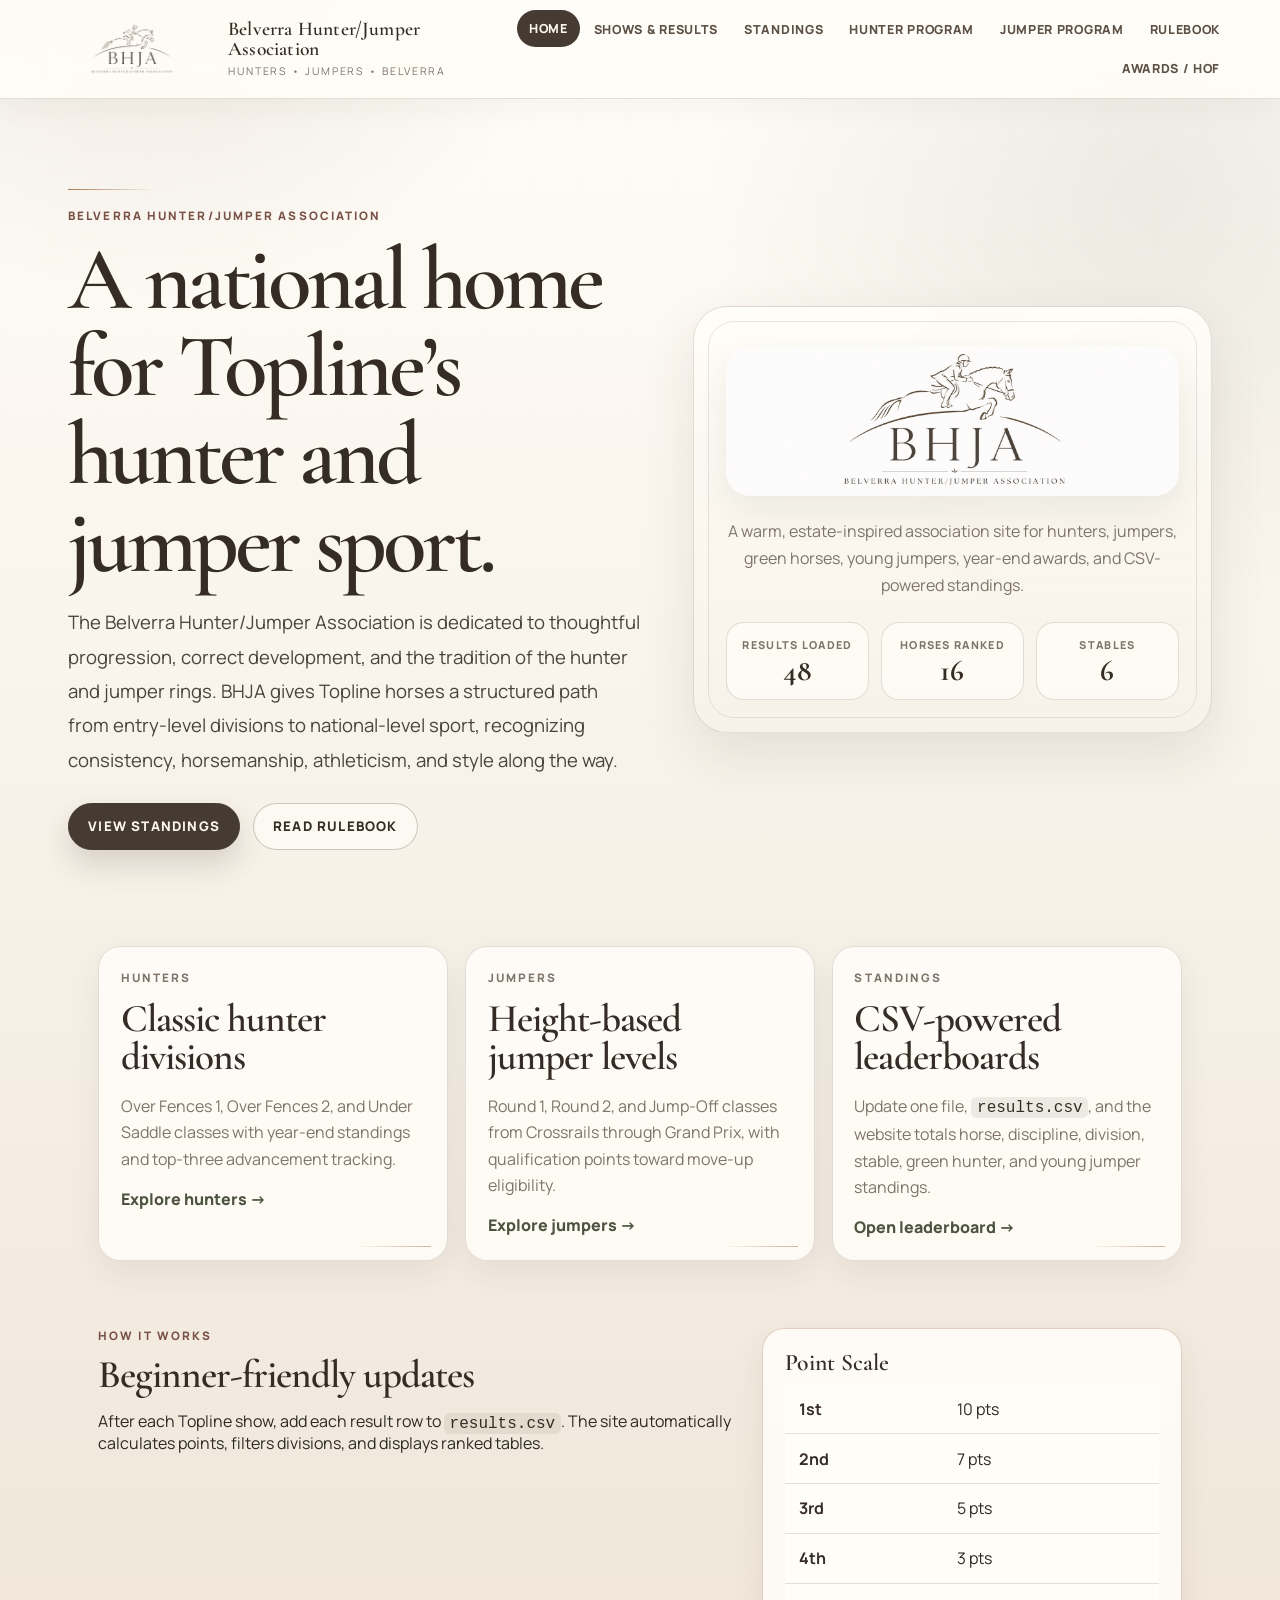
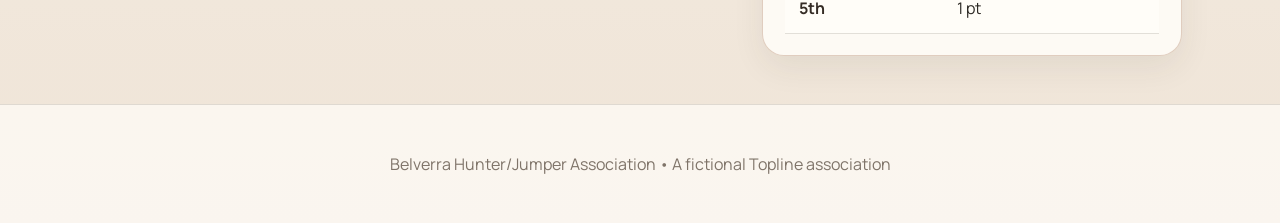
<file: index.html>
<!doctype html>
<html lang="en">
<head>
  <meta charset="utf-8" />
  <meta name="viewport" content="width=device-width, initial-scale=1" />
  <title>Belverra Hunter/Jumper Association</title>
  <meta name="description" content="The Belverra Hunter/Jumper Association is a Topline association dedicated to thoughtful progression, correct development, and the tradition of the hunter and jumper rings." />
  <link rel="stylesheet" href="style.css" />
</head>
<body>
  <header class="site-header">
    <a class="brand" href="index.html" aria-label="Belverra Hunter/Jumper Association home">
      <img class="brand-logo" src="assets/bhja-logo-transparent.png" alt="BHJA horse and rider logo" />
      <span class="brand-text">
        <strong>Belverra Hunter/Jumper Association</strong>
        <em>Hunters • Jumpers • Belverra</em>
      </span>
    </a>
    <button class="menu-toggle" data-menu-toggle aria-label="Open navigation">☰</button>
    <nav class="site-nav" data-nav>
      <a href="index.html" class="active">Home</a>
      <a href="shows.html">Shows & Results</a>
      <a href="standings.html">Standings</a>
      <a href="hunters.html">Hunter Program</a>
      <a href="jumpers.html">Jumper Program</a>
      <a href="rulebook.html">Rulebook</a>
      <a href="awards.html">Awards / HOF</a>
    </nav>
  </header>

  <main>
    <section class="hero">
      <div class="hero-copy">
        <p class="eyebrow">Belverra Hunter/Jumper Association</p>
        <h1>A national home for Topline’s hunter and jumper sport.</h1>
        <p class="hero-text">The Belverra Hunter/Jumper Association is dedicated to thoughtful progression, correct development, and the tradition of the hunter and jumper rings. BHJA gives Topline horses a structured path from entry-level divisions to national-level sport, recognizing consistency, horsemanship, athleticism, and style along the way.</p>
        <div class="hero-actions">
          <a class="button primary" href="standings.html">View Standings</a>
          <a class="button secondary" href="rulebook.html">Read Rulebook</a>
        </div>
      </div>
      <aside class="hero-card logo-card" aria-label="BHJA season summary">
        <img class="hero-logo" src="assets/bhja-logo-web.png" alt="Belverra Hunter/Jumper Association line-art logo" />
        <p class="logo-card-copy">A warm, estate-inspired association site for hunters, jumpers, green horses, young jumpers, year-end awards, and CSV-powered standings.</p>
        <dl class="season-stats" data-home-stats>
          <div><dt>Results Loaded</dt><dd>—</dd></div>
          <div><dt>Horses Ranked</dt><dd>—</dd></div>
          <div><dt>Stables</dt><dd>—</dd></div>
        </dl>
      </aside>
    </section>

    <section class="section-wrap grid three">
      <article class="card">
        <p class="card-kicker">Hunters</p>
        <h2>Classic hunter divisions</h2>
        <p>Over Fences 1, Over Fences 2, and Under Saddle classes with year-end standings and top-three advancement tracking.</p>
        <a href="hunters.html">Explore hunters →</a>
      </article>
      <article class="card">
        <p class="card-kicker">Jumpers</p>
        <h2>Height-based jumper levels</h2>
        <p>Round 1, Round 2, and Jump-Off classes from Crossrails through Grand Prix, with qualification points toward move-up eligibility.</p>
        <a href="jumpers.html">Explore jumpers →</a>
      </article>
      <article class="card">
        <p class="card-kicker">Standings</p>
        <h2>CSV-powered leaderboards</h2>
        <p>Update one file, <code>results.csv</code>, and the website totals horse, discipline, division, stable, green hunter, and young jumper standings.</p>
        <a href="standings.html">Open leaderboard →</a>
      </article>
    </section>

    <section class="section-wrap split">
      <div>
        <p class="eyebrow">How it works</p>
        <h2>Beginner-friendly updates</h2>
        <p>After each Topline show, add each result row to <code>results.csv</code>. The site automatically calculates points, filters divisions, and displays ranked tables.</p>
      </div>
      <div class="callout">
        <h3>Point Scale</h3>
        <table class="mini-table">
          <tbody>
            <tr><th>1st</th><td>10 pts</td></tr>
            <tr><th>2nd</th><td>7 pts</td></tr>
            <tr><th>3rd</th><td>5 pts</td></tr>
            <tr><th>4th</th><td>3 pts</td></tr>
            <tr><th>5th</th><td>1 pt</td></tr>
          </tbody>
        </table>
      </div>
    </section>
  </main>

  <footer class="site-footer">
    <p>Belverra Hunter/Jumper Association • A fictional Topline association</p>
  </footer>
  <script src="script.js"></script>
</body>
</html>
</file>
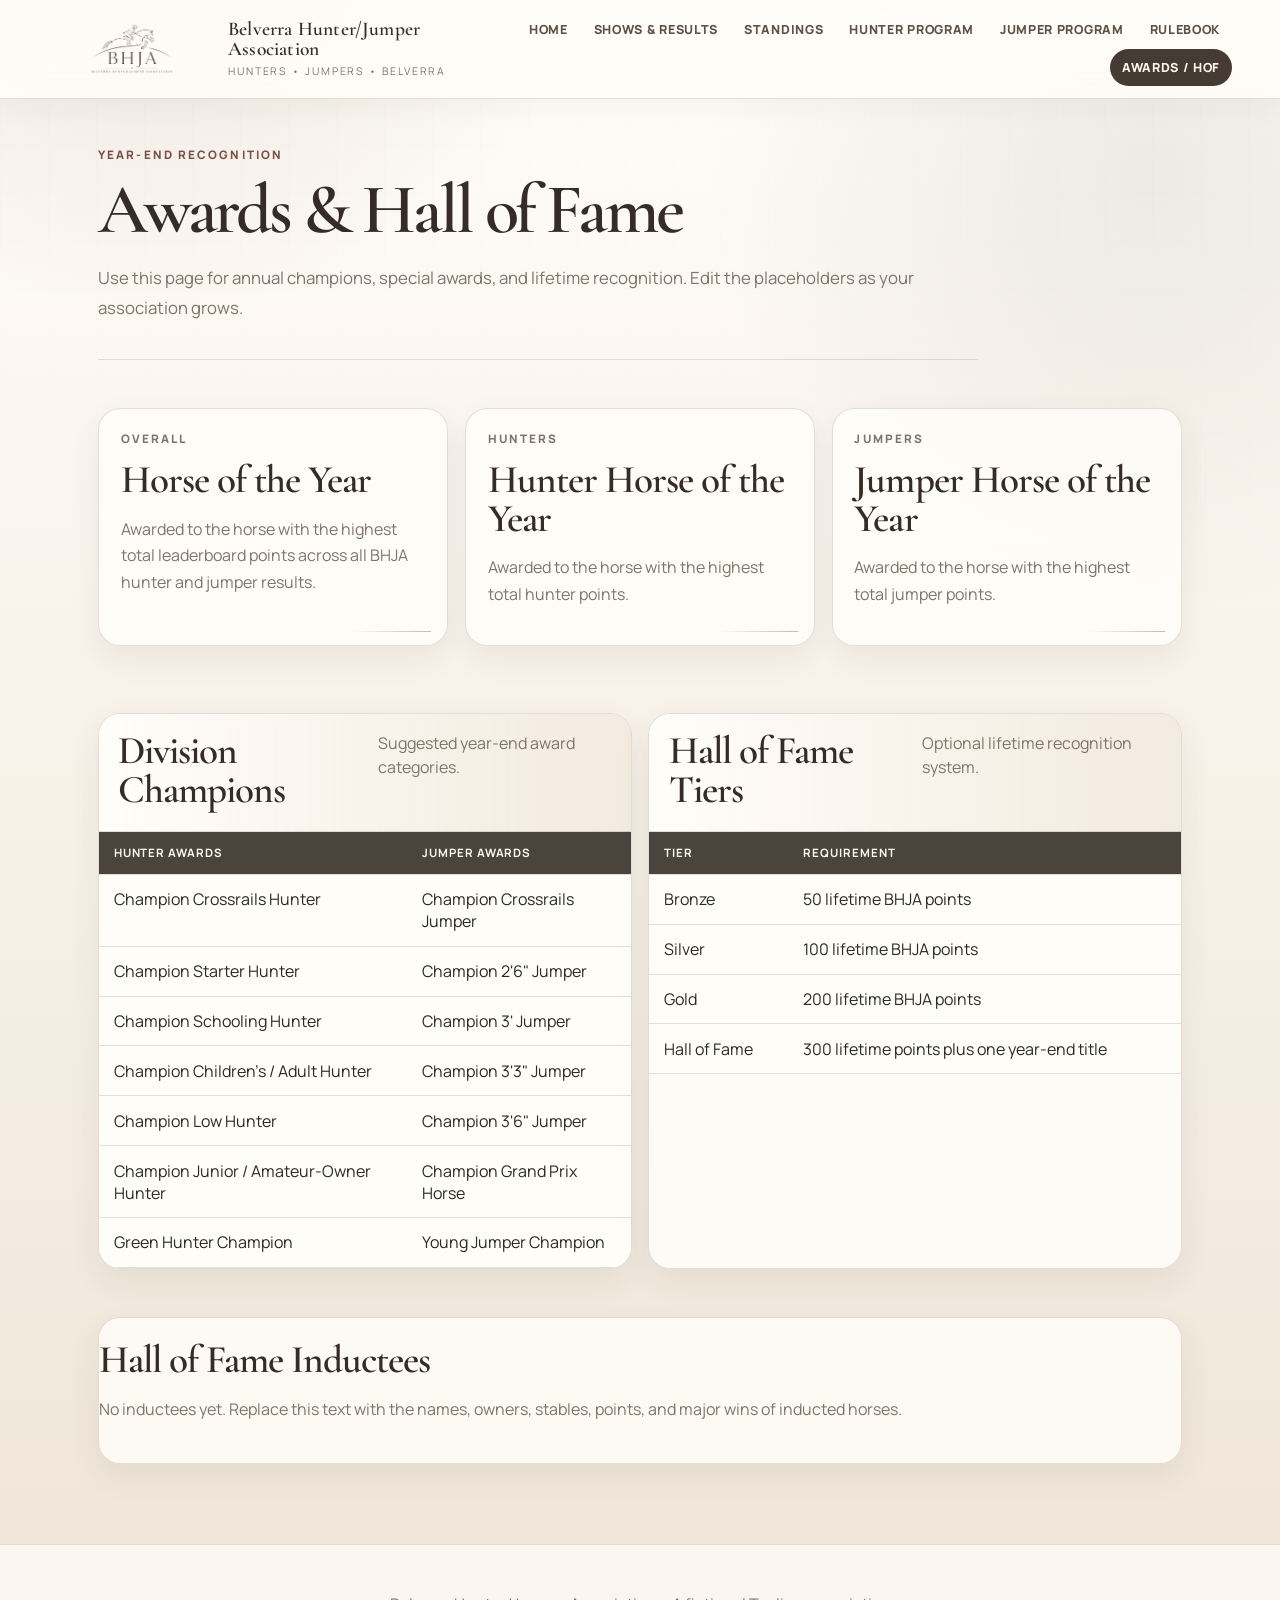
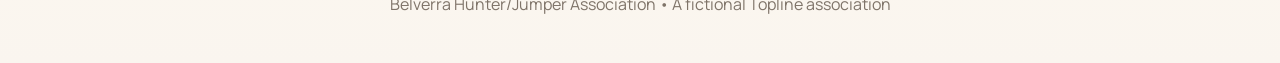
<file: awards.html>
<!doctype html>
<html lang="en">
<head>
  <meta charset="utf-8" />
  <meta name="viewport" content="width=device-width, initial-scale=1" />
  <title>Awards / Hall of Fame | BHJA</title>
  <link rel="stylesheet" href="style.css" />
</head>
<body>
  <header class="site-header">
    <a class="brand" href="index.html" aria-label="Belverra Hunter/Jumper Association home">
      <img class="brand-logo" src="assets/bhja-logo-transparent.png" alt="BHJA horse and rider logo" />
      <span class="brand-text">
        <strong>Belverra Hunter/Jumper Association</strong>
        <em>Hunters • Jumpers • Belverra</em>
      </span>
    </a>
    <button class="menu-toggle" data-menu-toggle aria-label="Open navigation">☰</button>
    <nav class="site-nav" data-nav>
      <a href="index.html">Home</a>
      <a href="shows.html">Shows & Results</a>
      <a href="standings.html">Standings</a>
      <a href="hunters.html">Hunter Program</a>
      <a href="jumpers.html">Jumper Program</a>
      <a href="rulebook.html">Rulebook</a>
      <a href="awards.html" class="active">Awards / HOF</a>
    </nav>
  </header>

  <main class="page-main">
    <section class="page-title">
      <p class="eyebrow">Year-end recognition</p>
      <h1>Awards & Hall of Fame</h1>
      <p>Use this page for annual champions, special awards, and lifetime recognition. Edit the placeholders as your association grows.</p>
    </section>

    <section class="section-wrap grid three">
      <article class="card"><p class="card-kicker">Overall</p><h2>Horse of the Year</h2><p>Awarded to the horse with the highest total leaderboard points across all BHJA hunter and jumper results.</p></article>
      <article class="card"><p class="card-kicker">Hunters</p><h2>Hunter Horse of the Year</h2><p>Awarded to the horse with the highest total hunter points.</p></article>
      <article class="card"><p class="card-kicker">Jumpers</p><h2>Jumper Horse of the Year</h2><p>Awarded to the horse with the highest total jumper points.</p></article>
    </section>

    <section class="section-wrap grid two">
      <div class="table-card"><div class="table-card-header"><h2>Division Champions</h2><p>Suggested year-end award categories.</p></div><div class="table-scroll"><table class="data-table"><thead><tr><th>Hunter Awards</th><th>Jumper Awards</th></tr></thead><tbody><tr><td>Champion Crossrails Hunter</td><td>Champion Crossrails Jumper</td></tr><tr><td>Champion Starter Hunter</td><td>Champion 2'6" Jumper</td></tr><tr><td>Champion Schooling Hunter</td><td>Champion 3' Jumper</td></tr><tr><td>Champion Children’s / Adult Hunter</td><td>Champion 3'3" Jumper</td></tr><tr><td>Champion Low Hunter</td><td>Champion 3'6" Jumper</td></tr><tr><td>Champion Junior / Amateur-Owner Hunter</td><td>Champion Grand Prix Horse</td></tr><tr><td>Green Hunter Champion</td><td>Young Jumper Champion</td></tr></tbody></table></div></div>
      <div class="table-card"><div class="table-card-header"><h2>Hall of Fame Tiers</h2><p>Optional lifetime recognition system.</p></div><div class="table-scroll"><table class="data-table"><thead><tr><th>Tier</th><th>Requirement</th></tr></thead><tbody><tr><td>Bronze</td><td>50 lifetime BHJA points</td></tr><tr><td>Silver</td><td>100 lifetime BHJA points</td></tr><tr><td>Gold</td><td>200 lifetime BHJA points</td></tr><tr><td>Hall of Fame</td><td>300 lifetime points plus one year-end title</td></tr></tbody></table></div></div>
    </section>

    <section class="section-wrap prose-card">
      <h2>Hall of Fame Inductees</h2>
      <p>No inductees yet. Replace this text with the names, owners, stables, points, and major wins of inducted horses.</p>
    </section>
  </main>

  <footer class="site-footer"><p>Belverra Hunter/Jumper Association • A fictional Topline association</p></footer>
  <script src="script.js"></script>
</body>
</html>
</file>
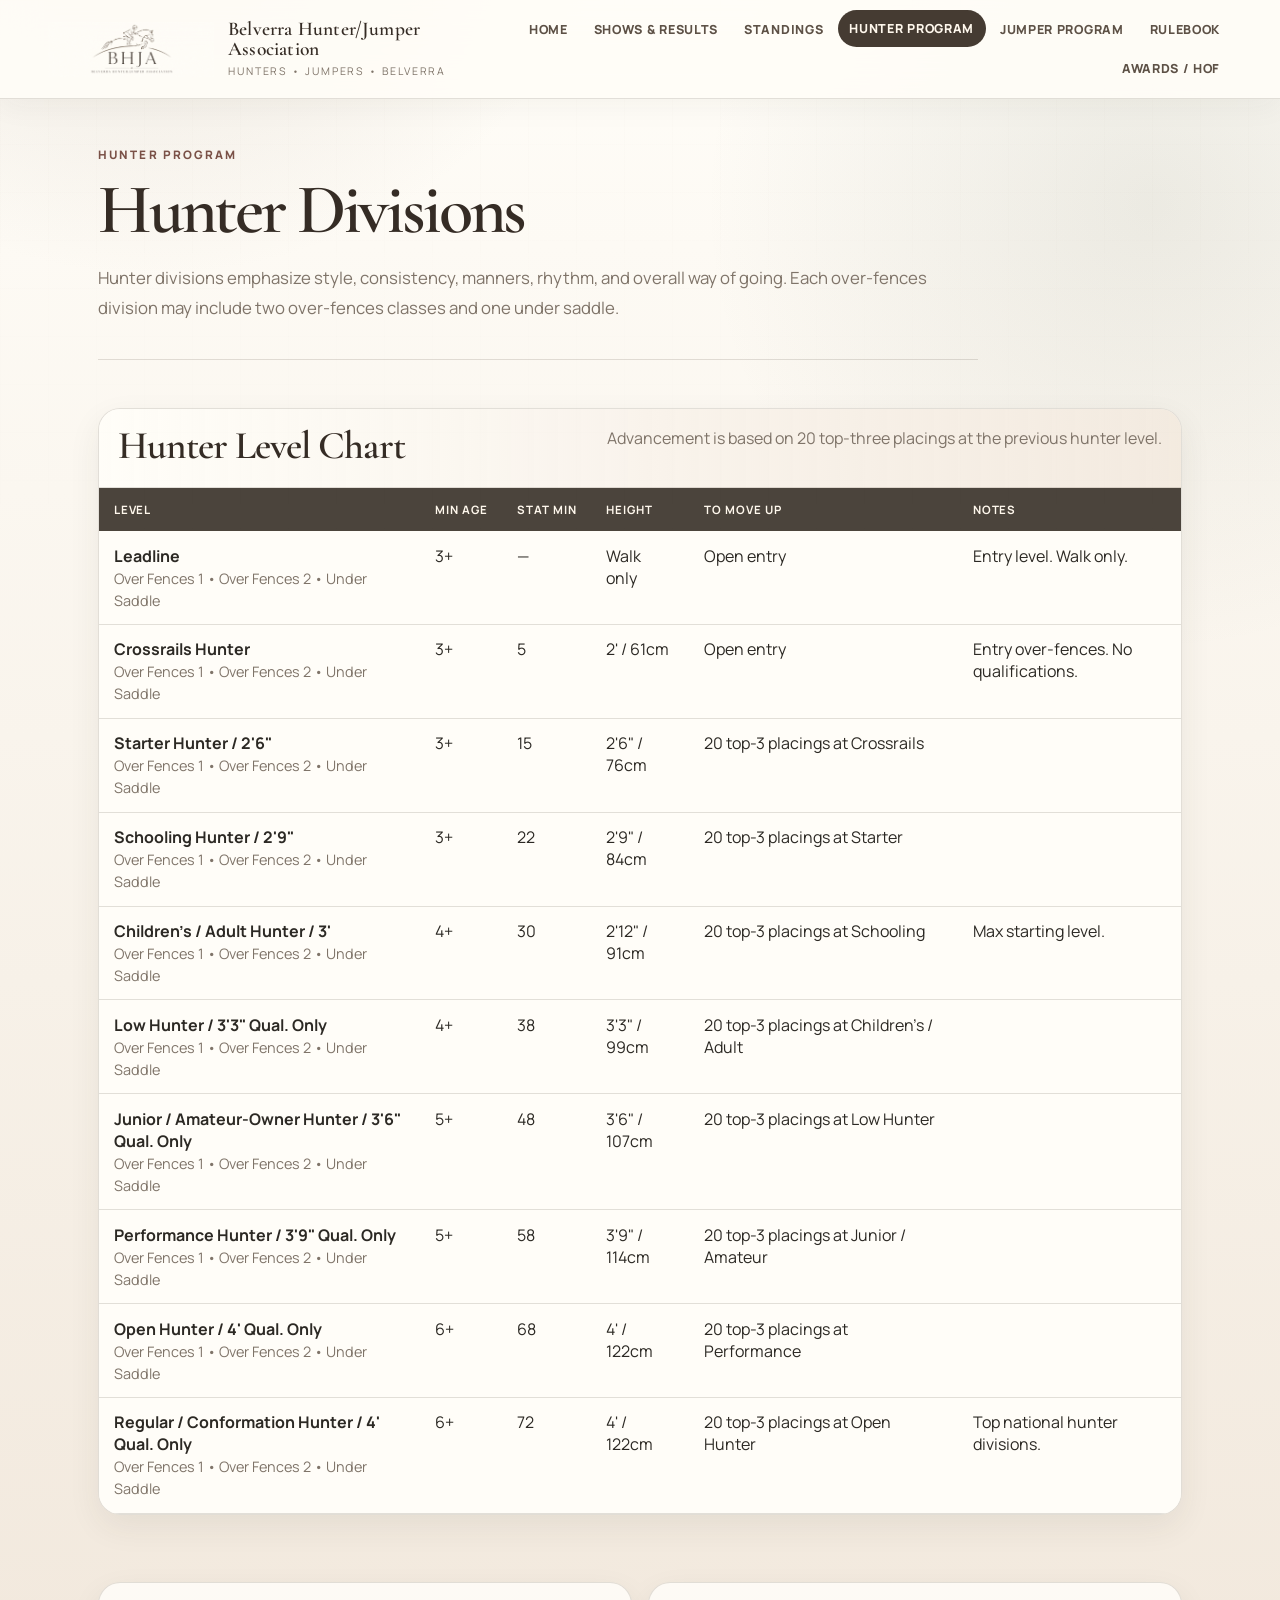
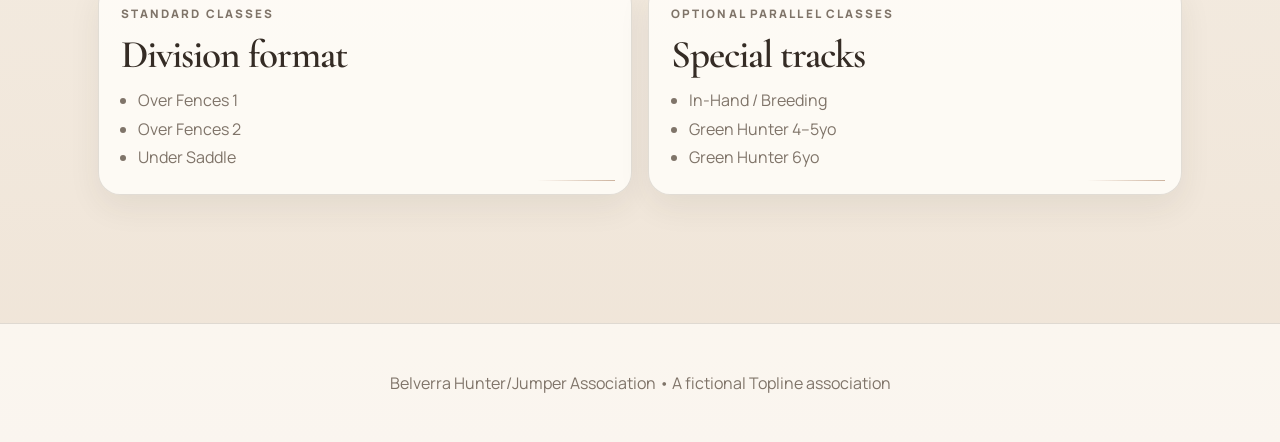
<file: hunters.html>
<!doctype html>
<html lang="en">
<head>
  <meta charset="utf-8" />
  <meta name="viewport" content="width=device-width, initial-scale=1" />
  <title>Hunter Program | BHJA</title>
  <link rel="stylesheet" href="style.css" />
</head>
<body>
  <header class="site-header">
    <a class="brand" href="index.html" aria-label="Belverra Hunter/Jumper Association home">
      <img class="brand-logo" src="assets/bhja-logo-transparent.png" alt="BHJA horse and rider logo" />
      <span class="brand-text">
        <strong>Belverra Hunter/Jumper Association</strong>
        <em>Hunters • Jumpers • Belverra</em>
      </span>
    </a>
    <button class="menu-toggle" data-menu-toggle aria-label="Open navigation">☰</button>
    <nav class="site-nav" data-nav>
      <a href="index.html">Home</a>
      <a href="shows.html">Shows & Results</a>
      <a href="standings.html">Standings</a>
      <a href="hunters.html" class="active">Hunter Program</a>
      <a href="jumpers.html">Jumper Program</a>
      <a href="rulebook.html">Rulebook</a>
      <a href="awards.html">Awards / HOF</a>
    </nav>
  </header>

  <main class="page-main">
    <section class="page-title">
      <p class="eyebrow">Hunter program</p>
      <h1>Hunter Divisions</h1>
      <p>Hunter divisions emphasize style, consistency, manners, rhythm, and overall way of going. Each over-fences division may include two over-fences classes and one under saddle.</p>
    </section>
    <section class="section-wrap">
      <div class="table-card"><div class="table-card-header"><h2>Hunter Level Chart</h2><p>Advancement is based on 20 top-three placings at the previous hunter level.</p></div><div class="table-scroll"><table class="data-table program-table" data-program="hunters"></table></div></div>
    </section>
    <section class="section-wrap grid two">
      <article class="card"><p class="card-kicker">Standard Classes</p><h2>Division format</h2><ul class="styled-list"><li>Over Fences 1</li><li>Over Fences 2</li><li>Under Saddle</li></ul></article>
      <article class="card"><p class="card-kicker">Optional Parallel Classes</p><h2>Special tracks</h2><ul class="styled-list"><li>In-Hand / Breeding</li><li>Green Hunter 4–5yo</li><li>Green Hunter 6yo</li></ul></article>
    </section>
  </main>

  <footer class="site-footer"><p>Belverra Hunter/Jumper Association • A fictional Topline association</p></footer>
  <script src="script.js"></script>
</body>
</html>
</file>
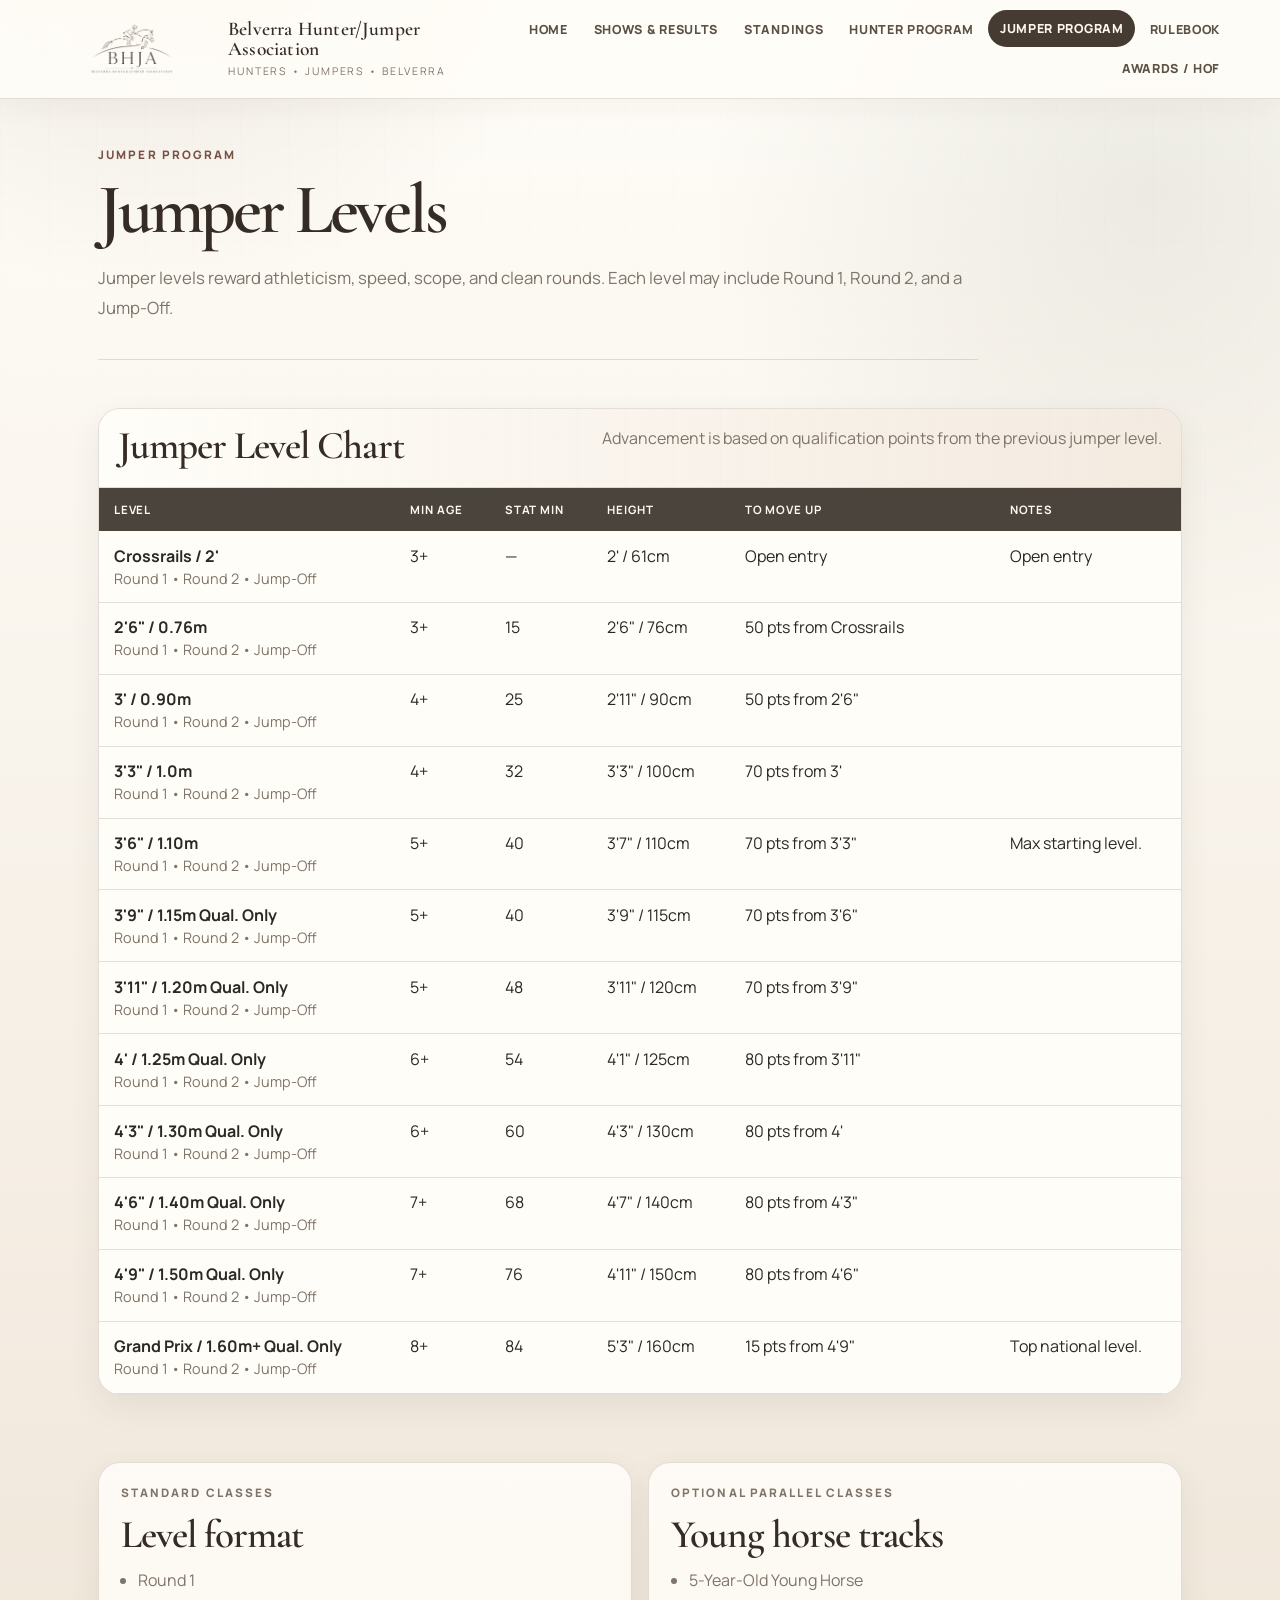
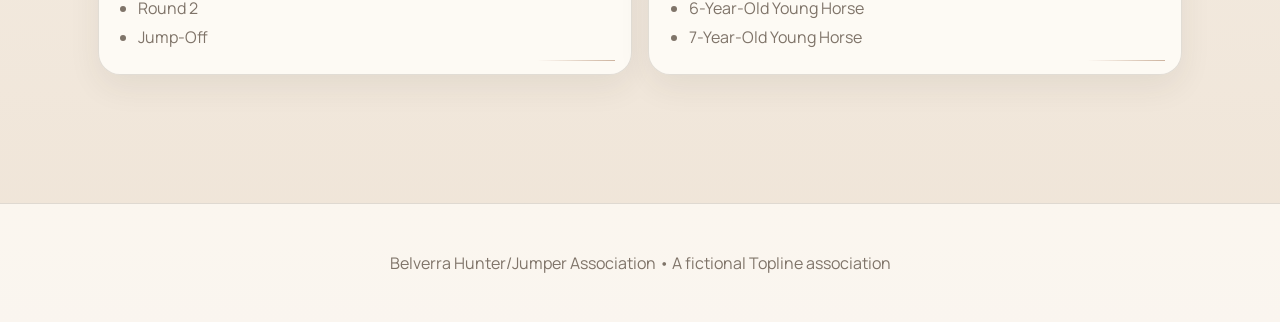
<file: jumpers.html>
<!doctype html>
<html lang="en">
<head>
  <meta charset="utf-8" />
  <meta name="viewport" content="width=device-width, initial-scale=1" />
  <title>Jumper Program | BHJA</title>
  <link rel="stylesheet" href="style.css" />
</head>
<body>
  <header class="site-header">
    <a class="brand" href="index.html" aria-label="Belverra Hunter/Jumper Association home">
      <img class="brand-logo" src="assets/bhja-logo-transparent.png" alt="BHJA horse and rider logo" />
      <span class="brand-text">
        <strong>Belverra Hunter/Jumper Association</strong>
        <em>Hunters • Jumpers • Belverra</em>
      </span>
    </a>
    <button class="menu-toggle" data-menu-toggle aria-label="Open navigation">☰</button>
    <nav class="site-nav" data-nav>
      <a href="index.html">Home</a>
      <a href="shows.html">Shows & Results</a>
      <a href="standings.html">Standings</a>
      <a href="hunters.html">Hunter Program</a>
      <a href="jumpers.html" class="active">Jumper Program</a>
      <a href="rulebook.html">Rulebook</a>
      <a href="awards.html">Awards / HOF</a>
    </nav>
  </header>

  <main class="page-main">
    <section class="page-title">
      <p class="eyebrow">Jumper program</p>
      <h1>Jumper Levels</h1>
      <p>Jumper levels reward athleticism, speed, scope, and clean rounds. Each level may include Round 1, Round 2, and a Jump-Off.</p>
    </section>
    <section class="section-wrap">
      <div class="table-card"><div class="table-card-header"><h2>Jumper Level Chart</h2><p>Advancement is based on qualification points from the previous jumper level.</p></div><div class="table-scroll"><table class="data-table program-table" data-program="jumpers"></table></div></div>
    </section>
    <section class="section-wrap grid two">
      <article class="card"><p class="card-kicker">Standard Classes</p><h2>Level format</h2><ul class="styled-list"><li>Round 1</li><li>Round 2</li><li>Jump-Off</li></ul></article>
      <article class="card"><p class="card-kicker">Optional Parallel Classes</p><h2>Young horse tracks</h2><ul class="styled-list"><li>5-Year-Old Young Horse</li><li>6-Year-Old Young Horse</li><li>7-Year-Old Young Horse</li></ul></article>
    </section>
  </main>

  <footer class="site-footer"><p>Belverra Hunter/Jumper Association • A fictional Topline association</p></footer>
  <script src="script.js"></script>
</body>
</html>
</file>
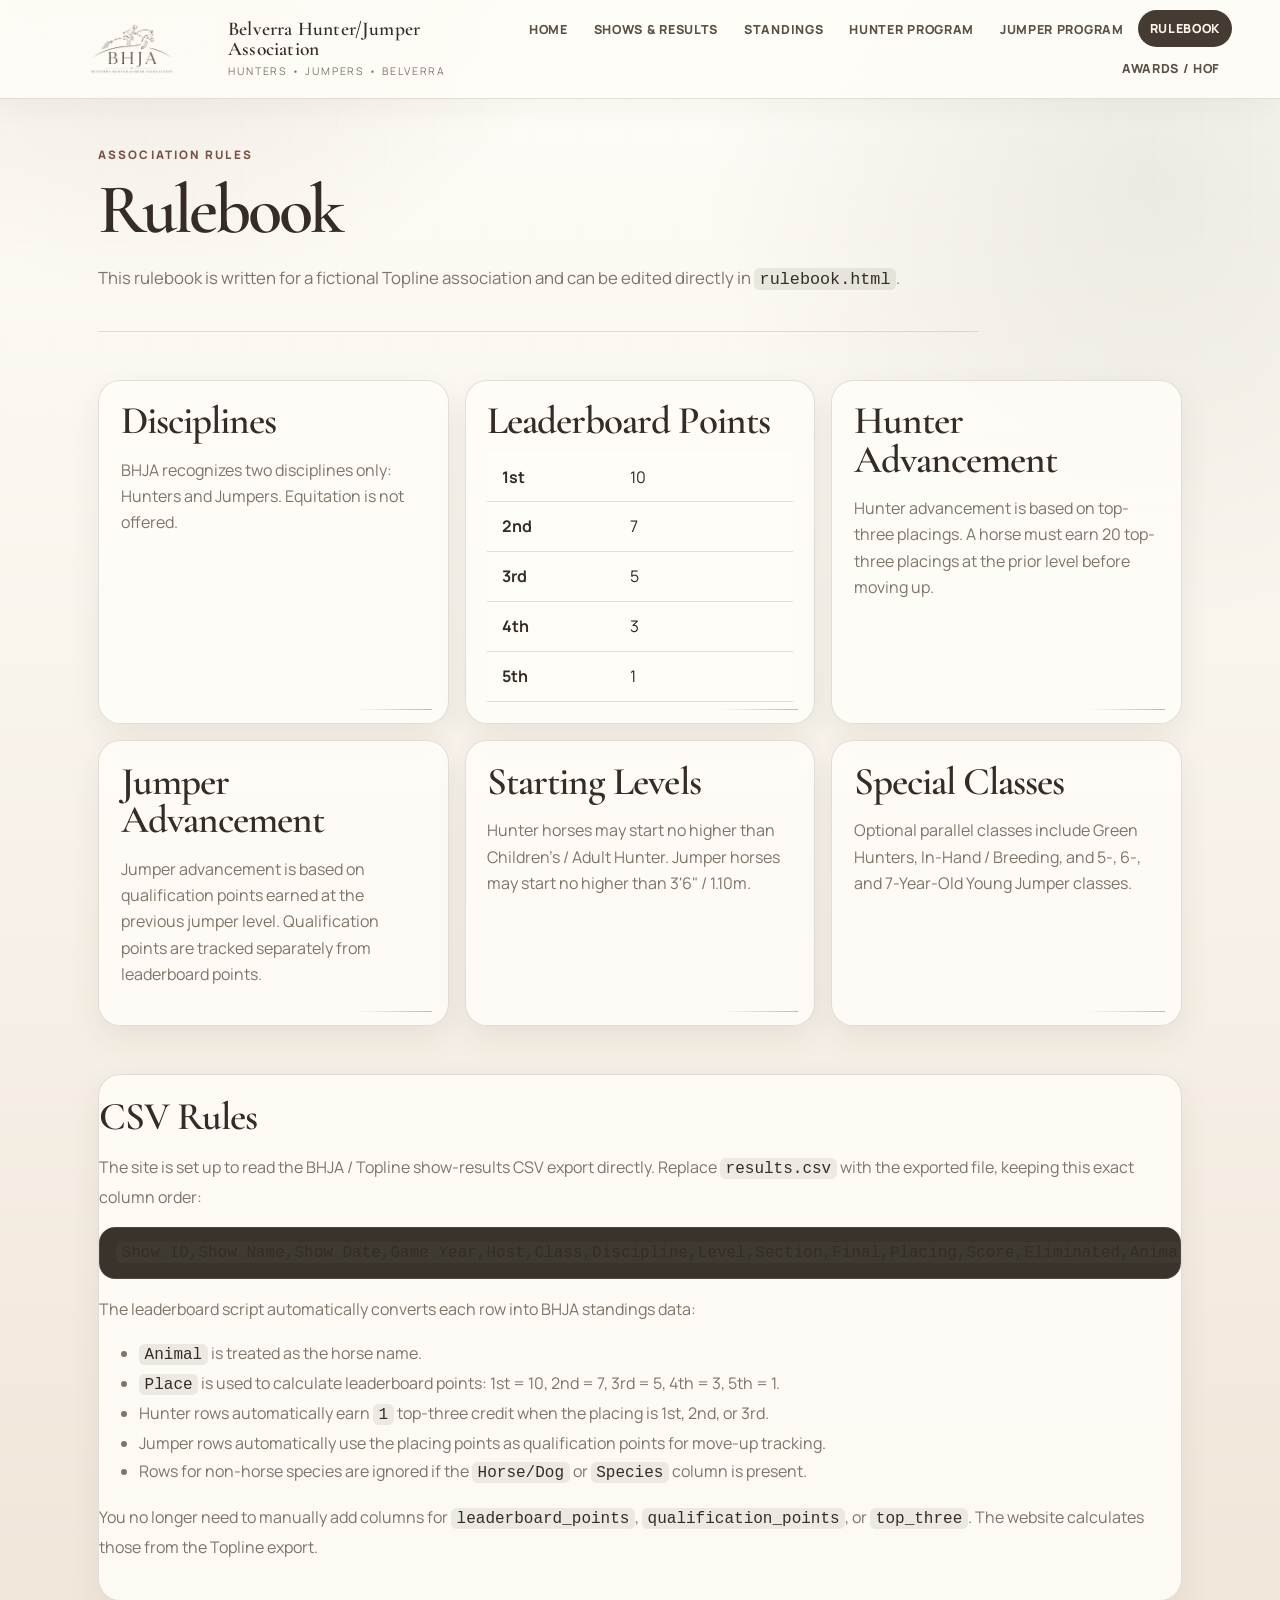
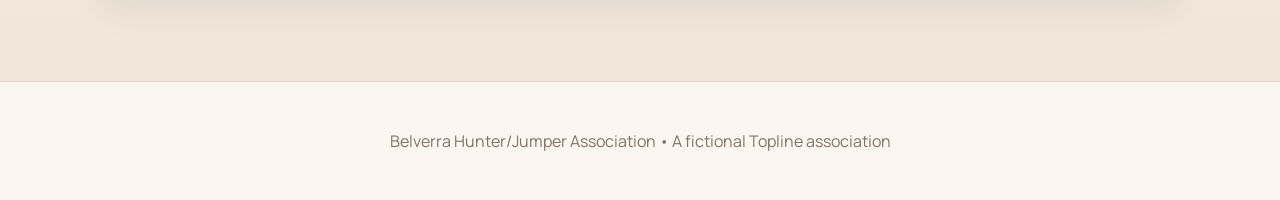
<file: rulebook.html>
<!doctype html>
<html lang="en">
<head>
  <meta charset="utf-8" />
  <meta name="viewport" content="width=device-width, initial-scale=1" />
  <title>Rulebook | BHJA</title>
  <link rel="stylesheet" href="style.css" />
</head>
<body>
  <header class="site-header">
    <a class="brand" href="index.html" aria-label="Belverra Hunter/Jumper Association home">
      <img class="brand-logo" src="assets/bhja-logo-transparent.png" alt="BHJA horse and rider logo" />
      <span class="brand-text">
        <strong>Belverra Hunter/Jumper Association</strong>
        <em>Hunters • Jumpers • Belverra</em>
      </span>
    </a>
    <button class="menu-toggle" data-menu-toggle aria-label="Open navigation">☰</button>
    <nav class="site-nav" data-nav>
      <a href="index.html">Home</a>
      <a href="shows.html">Shows & Results</a>
      <a href="standings.html">Standings</a>
      <a href="hunters.html">Hunter Program</a>
      <a href="jumpers.html">Jumper Program</a>
      <a href="rulebook.html" class="active">Rulebook</a>
      <a href="awards.html">Awards / HOF</a>
    </nav>
  </header>

  <main class="page-main">
    <section class="page-title">
      <p class="eyebrow">Association rules</p>
      <h1>Rulebook</h1>
      <p>This rulebook is written for a fictional Topline association and can be edited directly in <code>rulebook.html</code>.</p>
    </section>

    <section class="section-wrap rule-grid">
      <article class="card"><h2>Disciplines</h2><p>BHJA recognizes two disciplines only: Hunters and Jumpers. Equitation is not offered.</p></article>
      <article class="card"><h2>Leaderboard Points</h2><table class="mini-table"><tbody><tr><th>1st</th><td>10</td></tr><tr><th>2nd</th><td>7</td></tr><tr><th>3rd</th><td>5</td></tr><tr><th>4th</th><td>3</td></tr><tr><th>5th</th><td>1</td></tr></tbody></table></article>
      <article class="card"><h2>Hunter Advancement</h2><p>Hunter advancement is based on top-three placings. A horse must earn 20 top-three placings at the prior level before moving up.</p></article>
      <article class="card"><h2>Jumper Advancement</h2><p>Jumper advancement is based on qualification points earned at the previous jumper level. Qualification points are tracked separately from leaderboard points.</p></article>
      <article class="card"><h2>Starting Levels</h2><p>Hunter horses may start no higher than Children’s / Adult Hunter. Jumper horses may start no higher than 3'6" / 1.10m.</p></article>
      <article class="card"><h2>Special Classes</h2><p>Optional parallel classes include Green Hunters, In-Hand / Breeding, and 5-, 6-, and 7-Year-Old Young Jumper classes.</p></article>
    </section>

    <section class="section-wrap prose-card">
      <h2>CSV Rules</h2>
      <p>The site is set up to read the BHJA / Topline show-results CSV export directly. Replace <code>results.csv</code> with the exported file, keeping this exact column order:</p>
      <pre><code>Show ID,Show Name,Show Date,Game Year,Host,Class,Discipline,Level,Section,Final,Placing,Score,Eliminated,Animal ID,Animal Name,Horse/Dog,Owner,Stable/Kennel</code></pre>
      <p>The leaderboard script automatically converts each row into BHJA standings data:</p>
      <ul>
        <li><code>Animal</code> is treated as the horse name.</li>
        <li><code>Place</code> is used to calculate leaderboard points: 1st = 10, 2nd = 7, 3rd = 5, 4th = 3, 5th = 1.</li>
        <li>Hunter rows automatically earn <code>1</code> top-three credit when the placing is 1st, 2nd, or 3rd.</li>
        <li>Jumper rows automatically use the placing points as qualification points for move-up tracking.</li>
        <li>Rows for non-horse species are ignored if the <code>Horse/Dog</code> or <code>Species</code> column is present.</li>
      </ul>
      <p>You no longer need to manually add columns for <code>leaderboard_points</code>, <code>qualification_points</code>, or <code>top_three</code>. The website calculates those from the Topline export.</p>
    </section>
  </main>

  <footer class="site-footer"><p>Belverra Hunter/Jumper Association • A fictional Topline association</p></footer>
  <script src="script.js"></script>
</body>
</html>
</file>
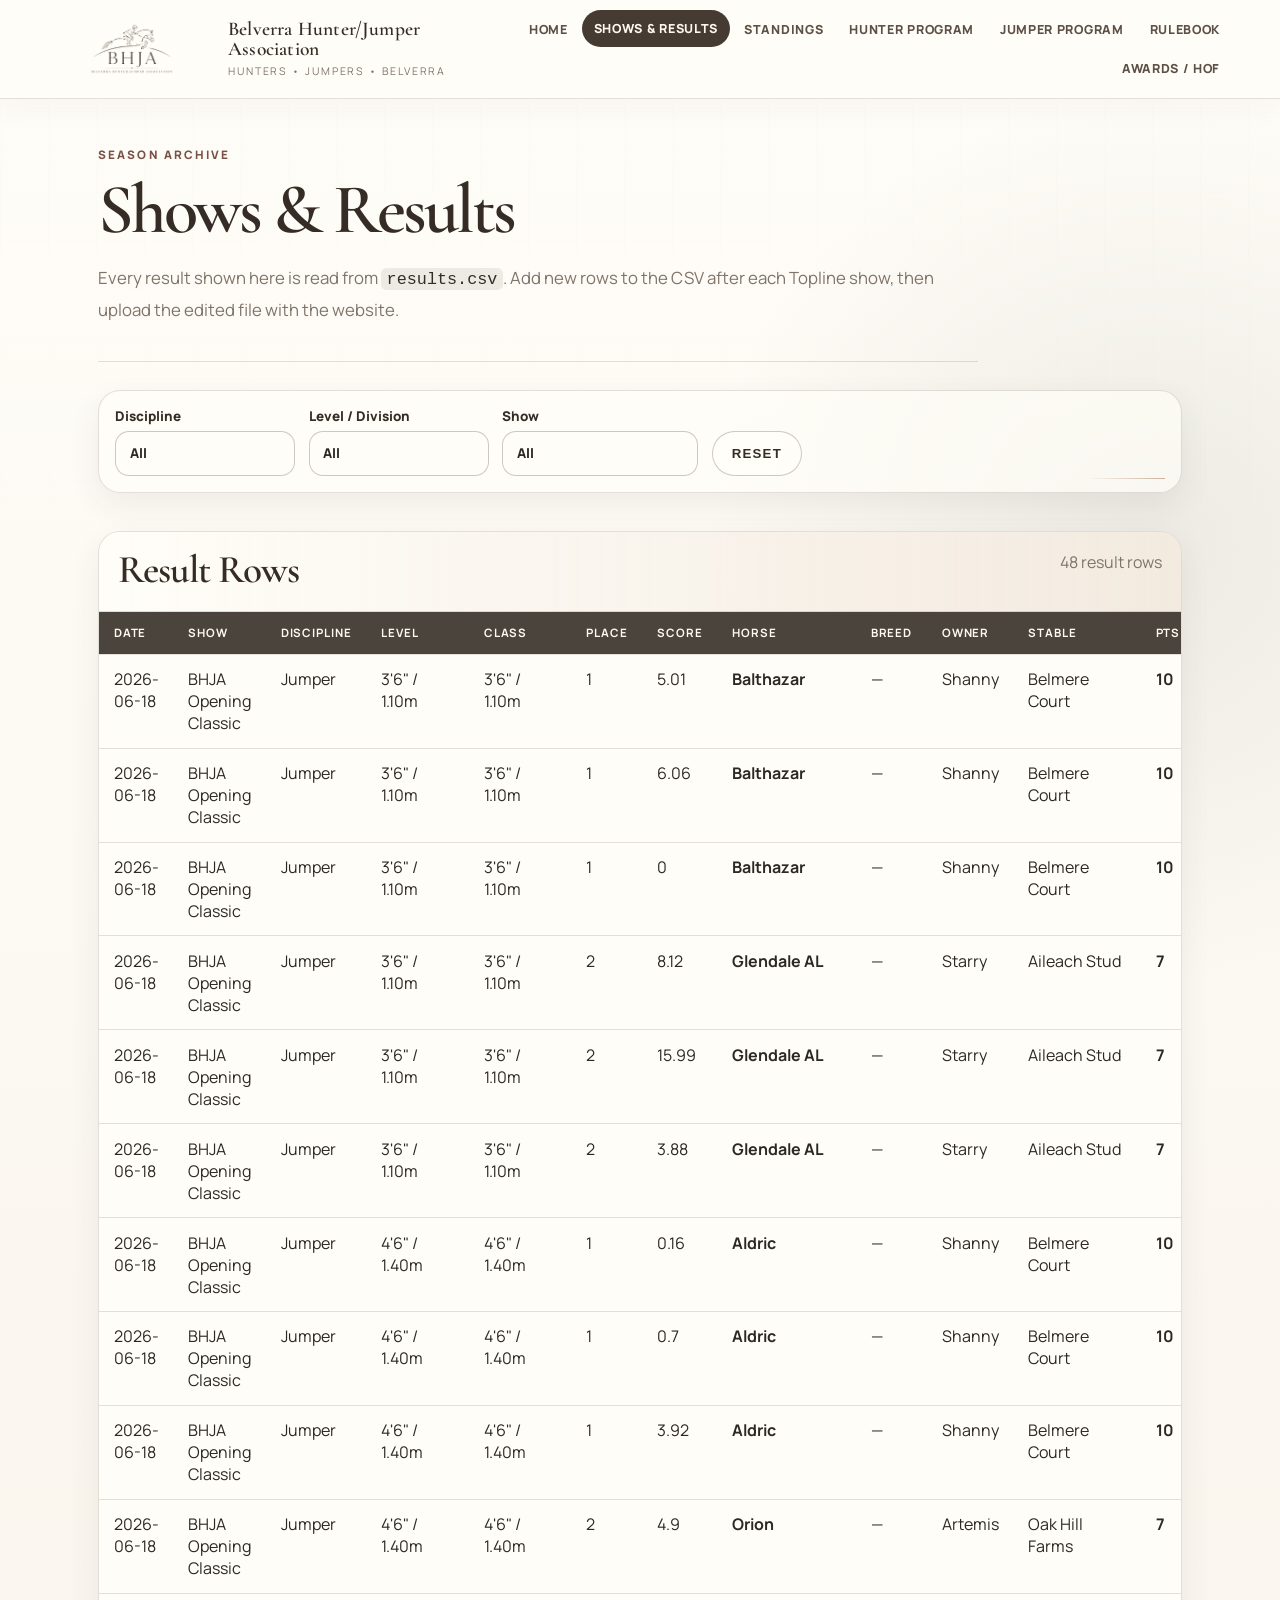
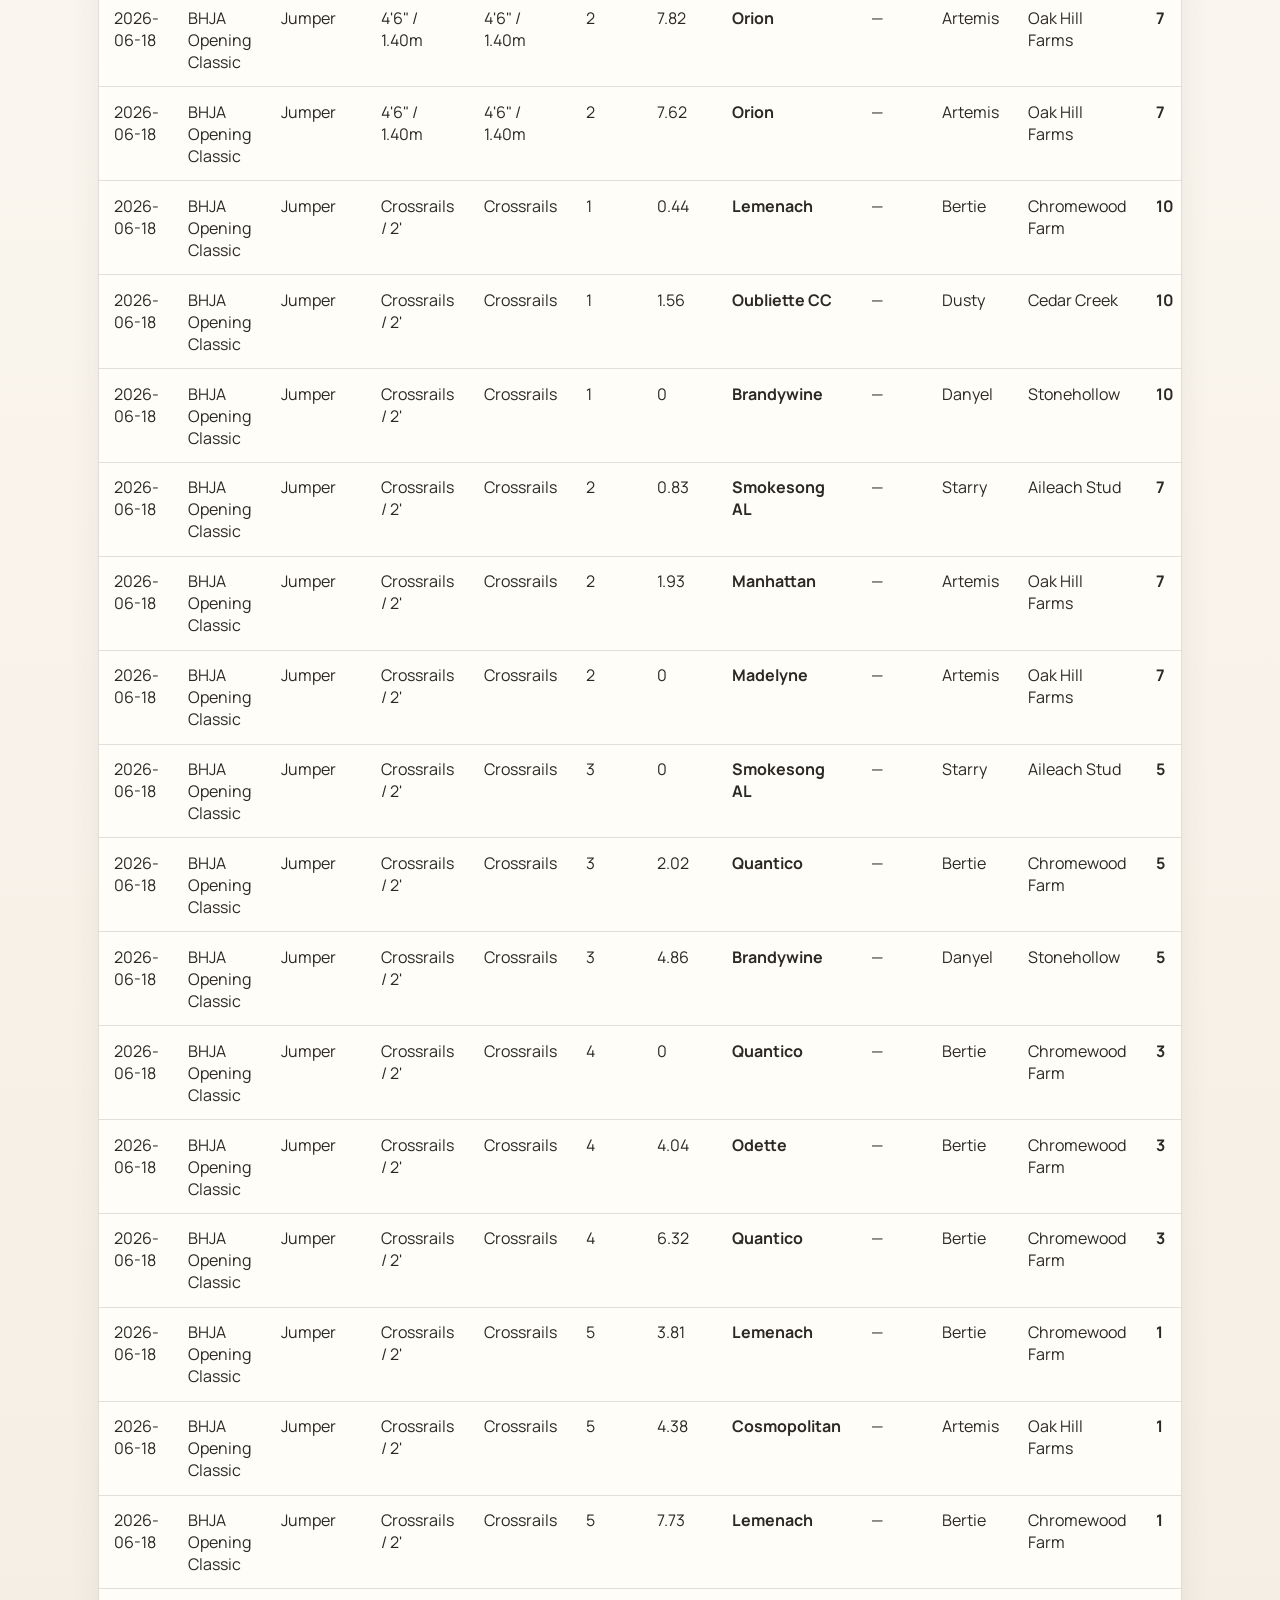
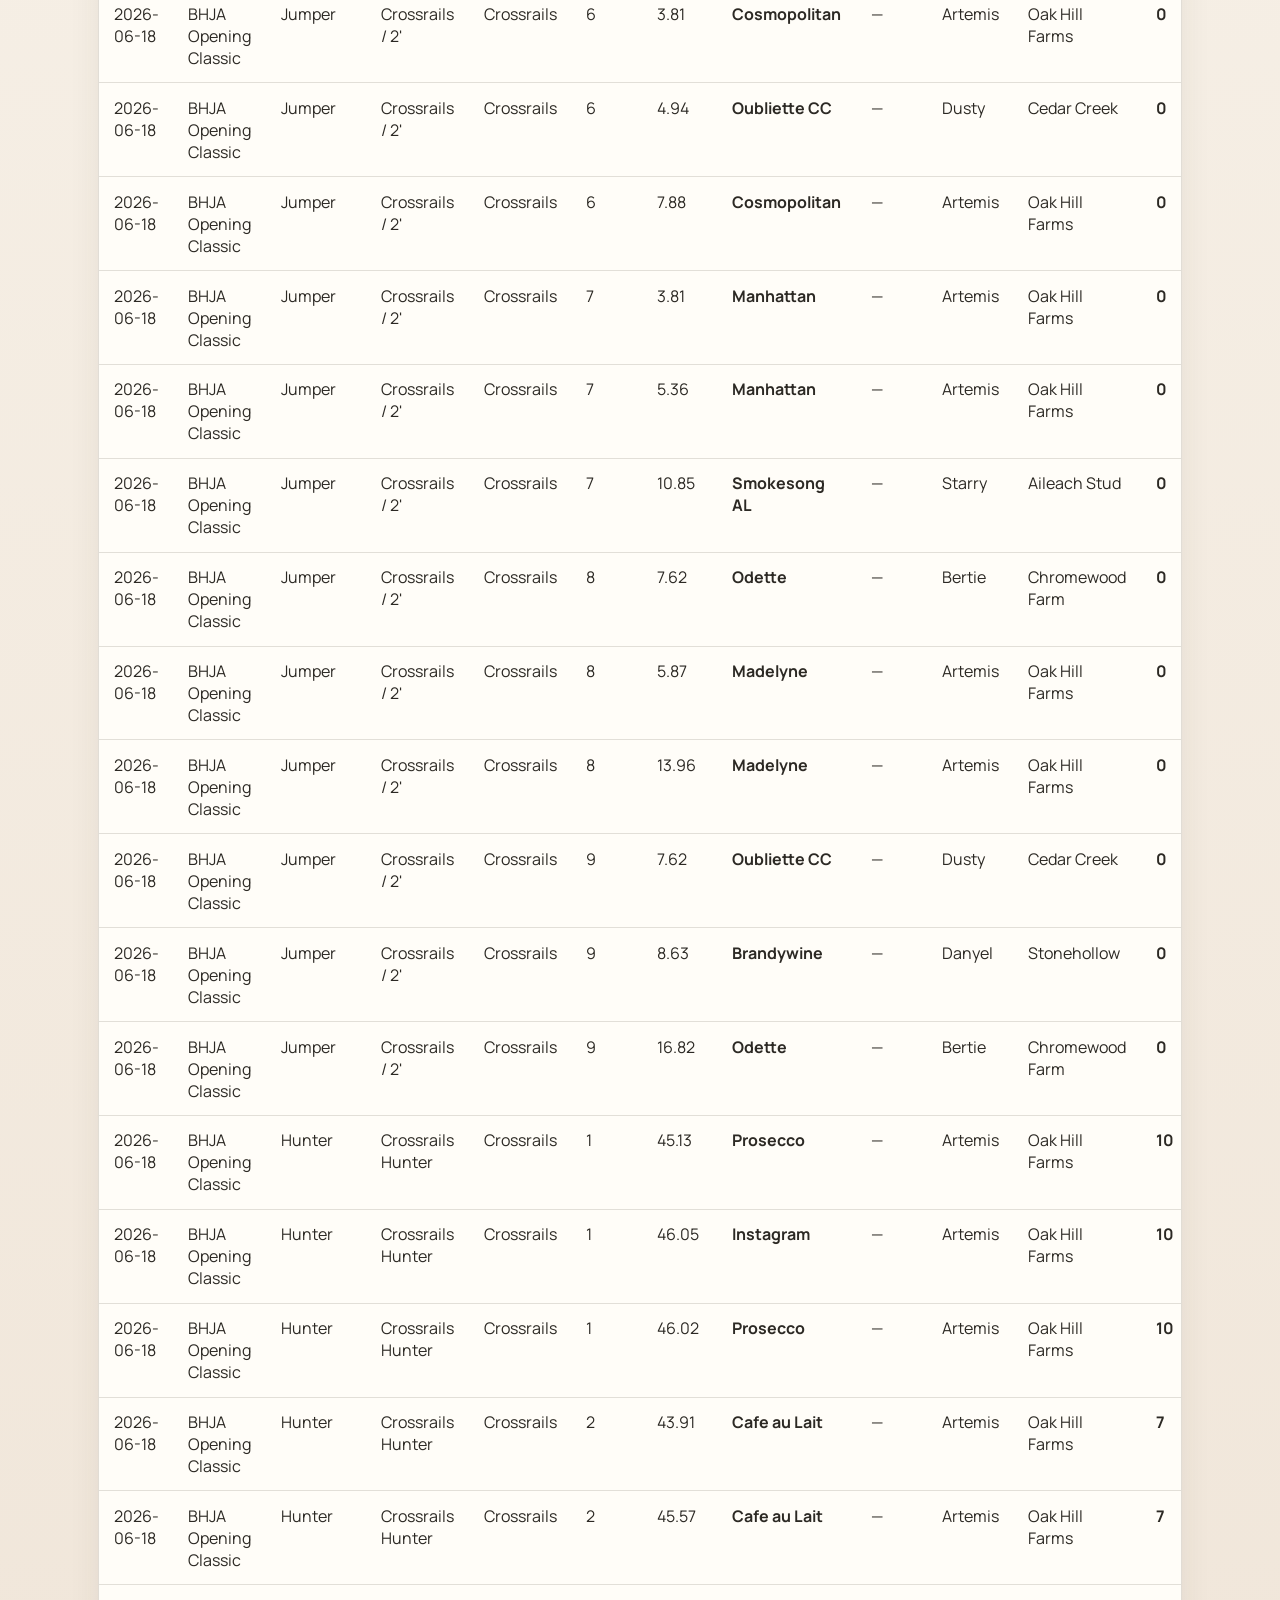
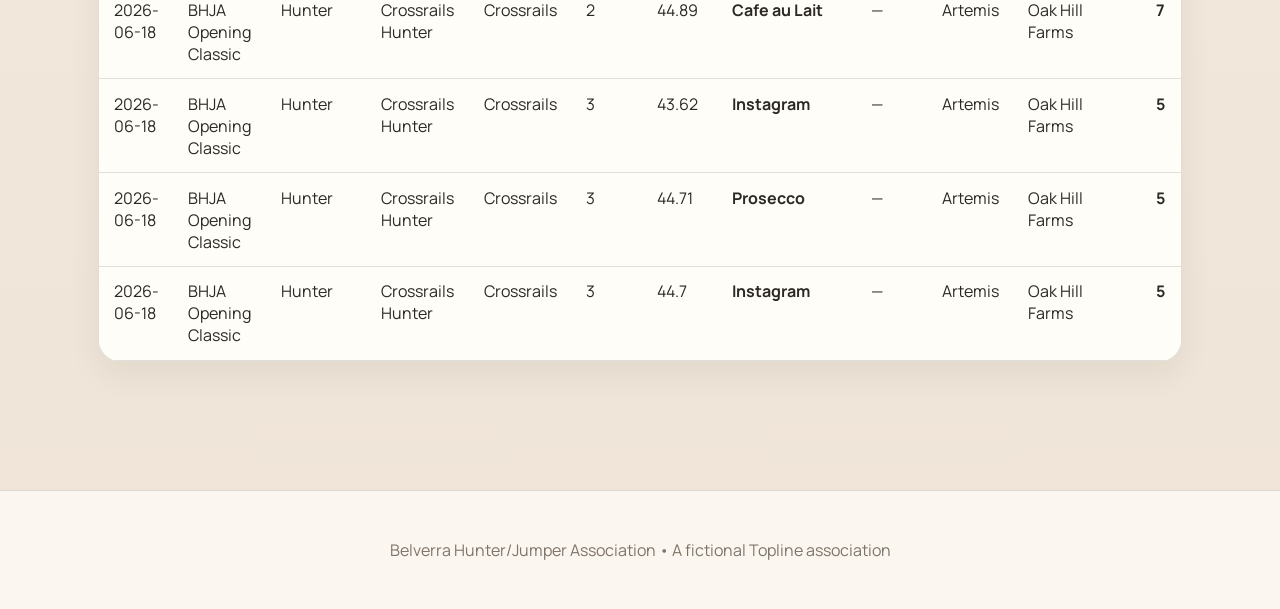
<file: shows.html>
<!doctype html>
<html lang="en">
<head>
  <meta charset="utf-8" />
  <meta name="viewport" content="width=device-width, initial-scale=1" />
  <title>Shows & Results | BHJA</title>
  <link rel="stylesheet" href="style.css" />
</head>
<body>
  <header class="site-header">
    <a class="brand" href="index.html" aria-label="Belverra Hunter/Jumper Association home">
      <img class="brand-logo" src="assets/bhja-logo-transparent.png" alt="BHJA horse and rider logo" />
      <span class="brand-text">
        <strong>Belverra Hunter/Jumper Association</strong>
        <em>Hunters • Jumpers • Belverra</em>
      </span>
    </a>
    <button class="menu-toggle" data-menu-toggle aria-label="Open navigation">☰</button>
    <nav class="site-nav" data-nav>
      <a href="index.html">Home</a>
      <a href="shows.html" class="active">Shows & Results</a>
      <a href="standings.html">Standings</a>
      <a href="hunters.html">Hunter Program</a>
      <a href="jumpers.html">Jumper Program</a>
      <a href="rulebook.html">Rulebook</a>
      <a href="awards.html">Awards / HOF</a>
    </nav>
  </header>

  <main class="page-main">
    <section class="page-title">
      <p class="eyebrow">Season archive</p>
      <h1>Shows & Results</h1>
      <p>Every result shown here is read from <code>results.csv</code>. Add new rows to the CSV after each Topline show, then upload the edited file with the website.</p>
    </section>

    <section class="toolbar card soft">
      <label>Discipline
        <select data-filter="discipline"><option value="all">All</option></select>
      </label>
      <label>Level / Division
        <select data-filter="level"><option value="all">All</option></select>
      </label>
      <label>Show
        <select data-filter="show"><option value="all">All</option></select>
      </label>
      <button class="button secondary" data-reset-filters>Reset</button>
    </section>

    <section class="section-wrap">
      <div class="table-card">
        <div class="table-card-header">
          <h2>Result Rows</h2>
          <p data-result-count>Loading results…</p>
        </div>
        <div class="table-scroll">
          <table class="data-table" data-results-table>
            <thead><tr><th>Date</th><th>Show</th><th>Discipline</th><th>Level</th><th>Class</th><th>Place</th><th>Score</th><th>Horse</th><th>Breed</th><th>Owner</th><th>Stable</th><th>Pts</th></tr></thead>
            <tbody><tr><td colspan="12">Loading…</td></tr></tbody>
          </table>
        </div>
      </div>
    </section>
  </main>

  <footer class="site-footer"><p>Belverra Hunter/Jumper Association • A fictional Topline association</p></footer>
  <script src="script.js"></script>
</body>
</html>
</file>
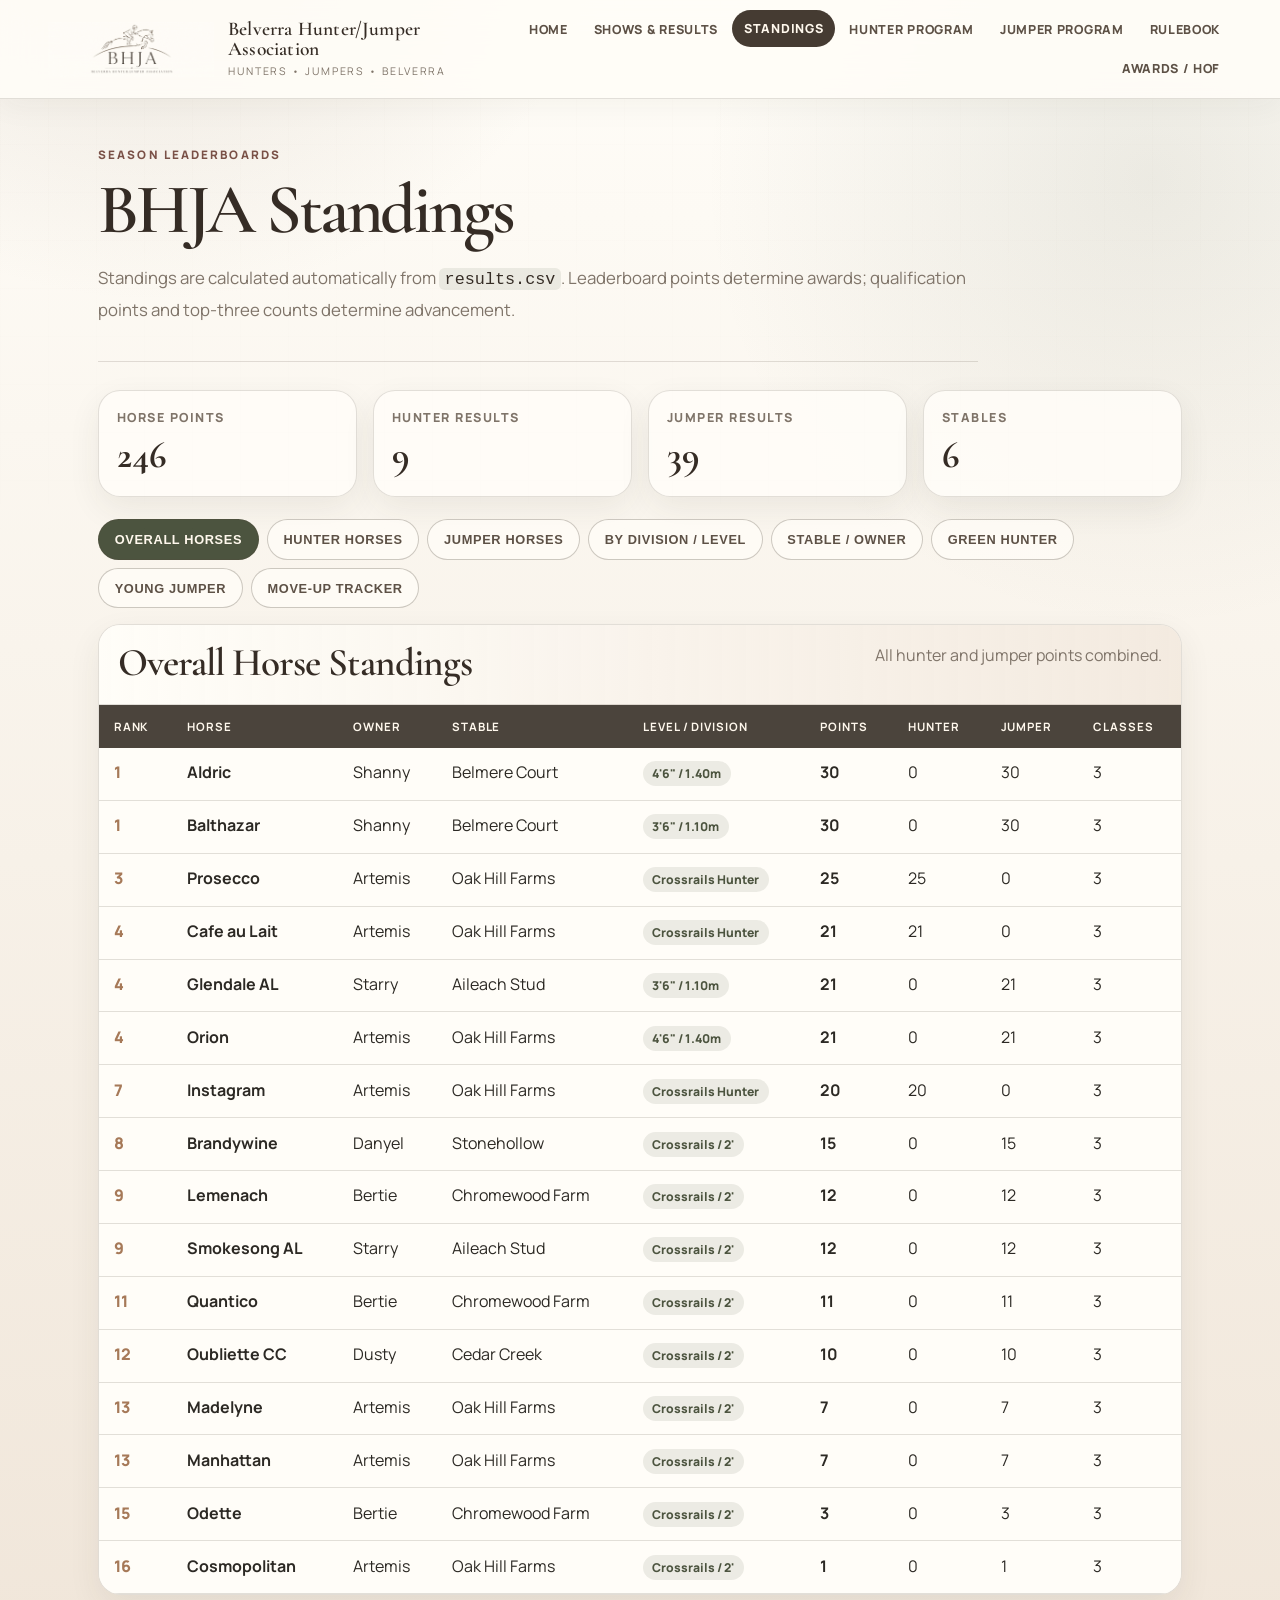
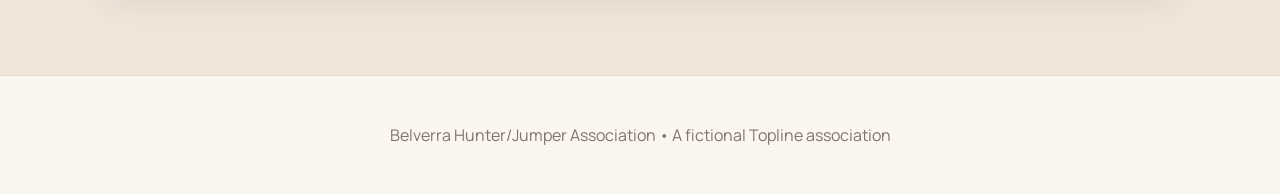
<file: standings.html>
<!doctype html>
<html lang="en">
<head>
  <meta charset="utf-8" />
  <meta name="viewport" content="width=device-width, initial-scale=1" />
  <title>Standings | BHJA</title>
  <link rel="stylesheet" href="style.css" />
</head>
<body>
  <header class="site-header">
    <a class="brand" href="index.html" aria-label="Belverra Hunter/Jumper Association home">
      <img class="brand-logo" src="assets/bhja-logo-transparent.png" alt="BHJA horse and rider logo" />
      <span class="brand-text">
        <strong>Belverra Hunter/Jumper Association</strong>
        <em>Hunters • Jumpers • Belverra</em>
      </span>
    </a>
    <button class="menu-toggle" data-menu-toggle aria-label="Open navigation">☰</button>
    <nav class="site-nav" data-nav>
      <a href="index.html">Home</a>
      <a href="shows.html">Shows & Results</a>
      <a href="standings.html" class="active">Standings</a>
      <a href="hunters.html">Hunter Program</a>
      <a href="jumpers.html">Jumper Program</a>
      <a href="rulebook.html">Rulebook</a>
      <a href="awards.html">Awards / HOF</a>
    </nav>
  </header>

  <main class="page-main">
    <section class="page-title">
      <p class="eyebrow">Season leaderboards</p>
      <h1>BHJA Standings</h1>
      <p>Standings are calculated automatically from <code>results.csv</code>. Leaderboard points determine awards; qualification points and top-three counts determine advancement.</p>
    </section>

    <section class="summary-grid" data-standings-summary>
      <div class="stat-card"><span>Horse Points</span><strong>—</strong></div>
      <div class="stat-card"><span>Hunter Results</span><strong>—</strong></div>
      <div class="stat-card"><span>Jumper Results</span><strong>—</strong></div>
      <div class="stat-card"><span>Stables</span><strong>—</strong></div>
    </section>

    <section class="standings-shell">
      <div class="tabs" role="tablist" aria-label="Standings categories">
        <button class="tab active" data-tab="overall">Overall Horses</button>
        <button class="tab" data-tab="hunters">Hunter Horses</button>
        <button class="tab" data-tab="jumpers">Jumper Horses</button>
        <button class="tab" data-tab="division">By Division / Level</button>
        <button class="tab" data-tab="stable">Stable / Owner</button>
        <button class="tab" data-tab="green">Green Hunter</button>
        <button class="tab" data-tab="young">Young Jumper</button>
        <button class="tab" data-tab="moveup">Move-Up Tracker</button>
      </div>

      <div class="panel active" data-panel="overall">
        <div class="table-card"><div class="table-card-header"><h2>Overall Horse Standings</h2><p>All hunter and jumper points combined.</p></div><div class="table-scroll"><table class="data-table" data-table="overall"></table></div></div>
      </div>
      <div class="panel" data-panel="hunters">
        <div class="table-card"><div class="table-card-header"><h2>Hunter Horse Standings</h2><p>Hunter results only.</p></div><div class="table-scroll"><table class="data-table" data-table="hunters"></table></div></div>
      </div>
      <div class="panel" data-panel="jumpers">
        <div class="table-card"><div class="table-card-header"><h2>Jumper Horse Standings</h2><p>Jumper results only.</p></div><div class="table-scroll"><table class="data-table" data-table="jumpers"></table></div></div>
      </div>
      <div class="panel" data-panel="division">
        <div class="table-card">
          <div class="table-card-header responsive-header"><div><h2>Division / Level Standings</h2><p>Choose any hunter division or jumper level.</p></div><label class="inline-filter">Level <select data-level-standings></select></label></div>
          <div class="table-scroll"><table class="data-table" data-table="division"></table></div>
        </div>
      </div>
      <div class="panel" data-panel="stable">
        <div class="table-card"><div class="table-card-header"><h2>Stable / Owner Standings</h2><p>Totals all points for each stable and owner.</p></div><div class="table-scroll"><table class="data-table" data-table="stable"></table></div></div>
      </div>
      <div class="panel" data-panel="green">
        <div class="table-card"><div class="table-card-header"><h2>Green Hunter Standings</h2><p>Rows whose level includes Green Hunter.</p></div><div class="table-scroll"><table class="data-table" data-table="green"></table></div></div>
      </div>
      <div class="panel" data-panel="young">
        <div class="table-card"><div class="table-card-header"><h2>Young Jumper Standings</h2><p>5-Year-Old, 6-Year-Old, and 7-Year-Old jumper classes.</p></div><div class="table-scroll"><table class="data-table" data-table="young"></table></div></div>
      </div>
      <div class="panel" data-panel="moveup">
        <div class="table-card"><div class="table-card-header"><h2>Move-Up Tracker</h2><p>Hunter rows use top-three counts. Jumper rows use qualification points.</p></div><div class="table-scroll"><table class="data-table" data-table="moveup"></table></div></div>
      </div>
    </section>
  </main>

  <footer class="site-footer"><p>Belverra Hunter/Jumper Association • A fictional Topline association</p></footer>
  <script src="script.js"></script>
</body>
</html>
</file>
<file: style.css>
@import url('https://fonts.googleapis.com/css2?family=Cormorant+Garamond:wght@400;500;600;700&family=Manrope:wght@400;500;600;700;800&display=swap');

:root {
  --ink: #2c2924;
  --ink-soft: #4b443c;
  --muted: #7f7469;
  --paper: #fffdf8;
  --ivory: #f7f1e8;
  --linen: #efe4d7;
  --sand: #dfcfbf;
  --taupe: #8e7f70;
  --mushroom: #b7a899;
  --brown: #5d5146;
  --espresso: #352c25;
  --olive: #6e745e;
  --olive-dark: #4c543f;
  --clay: #a67958;
  --rosewood: #7a5147;
  --line: rgba(83, 72, 61, 0.17);
  --line-strong: rgba(83, 72, 61, 0.29);
  --shadow-soft: 0 22px 55px rgba(55, 47, 39, 0.10);
  --shadow-card: 0 12px 32px rgba(55, 47, 39, 0.075);
  --radius: 22px;
  --radius-sm: 14px;
  --serif: "Cormorant Garamond", Georgia, "Times New Roman", serif;
  --sans: "Manrope", ui-sans-serif, system-ui, -apple-system, BlinkMacSystemFont, "Segoe UI", sans-serif;
}

* { box-sizing: border-box; }
html { scroll-behavior: smooth; }
body {
  margin: 0;
  font-family: var(--sans);
  color: var(--ink);
  background:
    radial-gradient(circle at 12% -10%, rgba(183, 168, 153, .34), transparent 30rem),
    radial-gradient(circle at 90% 10%, rgba(110, 116, 94, .12), transparent 28rem),
    linear-gradient(180deg, #fffdf8 0%, #f7f1e8 48%, #efe4d7 100%);
  min-height: 100vh;
}

body::before {
  content: "";
  position: fixed;
  inset: 0;
  pointer-events: none;
  background-image:
    linear-gradient(rgba(83, 72, 61, .025) 1px, transparent 1px),
    linear-gradient(90deg, rgba(83, 72, 61, .018) 1px, transparent 1px);
  background-size: 48px 48px;
  mask-image: linear-gradient(180deg, rgba(0,0,0,.5), transparent 70%);
}

a { color: inherit; }
code, pre { font-family: "SFMono-Regular", Consolas, "Liberation Mono", monospace; }
code {
  background: rgba(110, 116, 94, 0.12);
  color: var(--espresso);
  padding: 0.1rem 0.35rem;
  border-radius: 0.35rem;
}
pre {
  overflow: auto;
  background: #3a332c;
  color: #fff8ed;
  padding: 1rem;
  border-radius: 16px;
  border: 1px solid rgba(255,255,255,.1);
}

.site-header {
  position: sticky;
  top: 0;
  z-index: 50;
  display: flex;
  align-items: center;
  justify-content: space-between;
  gap: 1rem;
  padding: .7rem clamp(1rem, 4vw, 3rem);
  background: rgba(255, 253, 248, 0.88);
  backdrop-filter: blur(18px);
  border-bottom: 1px solid var(--line);
  box-shadow: 0 8px 28px rgba(55,47,39,.045);
}

.brand {
  display: flex;
  align-items: center;
  gap: .85rem;
  min-width: 275px;
  text-decoration: none;
}
.brand-logo {
  width: clamp(112px, 13vw, 178px);
  height: auto;
  display: block;
  filter: saturate(.9) contrast(1.03);
}
.brand strong {
  display: block;
  font-family: var(--serif);
  color: var(--espresso);
  line-height: 1.02;
  font-size: clamp(1.05rem, 2vw, 1.22rem);
  font-weight: 600;
  letter-spacing: .01em;
}
.brand em {
  display: block;
  margin-top: .23rem;
  font-style: normal;
  color: var(--muted);
  font-size: .66rem;
  letter-spacing: .18em;
  text-transform: uppercase;
}
.site-nav {
  display: flex;
  align-items: center;
  gap: .15rem;
  flex-wrap: wrap;
  justify-content: flex-end;
}
.site-nav a {
  text-decoration: none;
  color: var(--brown);
  font-weight: 800;
  font-size: .78rem;
  letter-spacing: .055em;
  text-transform: uppercase;
  padding: .62rem .74rem;
  border-radius: 999px;
  transition: background .2s ease, color .2s ease, transform .2s ease;
}
.site-nav a:hover,
.site-nav a.active {
  background: #453b32;
  color: #fff8ed;
  transform: translateY(-1px);
}
.menu-toggle {
  display: none;
  border: 1px solid var(--line-strong);
  border-radius: 999px;
  padding: .55rem .82rem;
  background: var(--paper);
  color: var(--espresso);
  font-size: 1.05rem;
  cursor: pointer;
}

.hero {
  max-width: 1240px;
  margin: 0 auto;
  min-height: 70vh;
  display: grid;
  grid-template-columns: minmax(0, 1.05fr) minmax(330px, .95fr);
  gap: clamp(1.6rem, 4vw, 4.8rem);
  align-items: center;
  padding: clamp(3.4rem, 7vw, 7.4rem) clamp(1rem, 4vw, 3rem) clamp(2.5rem, 6vw, 5rem);
}
.hero-copy { position: relative; }
.hero-copy::before {
  content: "";
  display: block;
  width: 86px;
  height: 1px;
  margin-bottom: 1.1rem;
  background: linear-gradient(90deg, var(--clay), transparent);
}
.eyebrow, .card-kicker {
  margin: 0 0 .75rem;
  color: var(--rosewood);
  text-transform: uppercase;
  font-weight: 900;
  letter-spacing: .18em;
  font-size: .73rem;
}
h1, h2, h3 {
  font-family: var(--serif);
  color: var(--espresso);
  line-height: .98;
  font-weight: 600;
}
h1 {
  font-size: clamp(3rem, 7vw, 6.1rem);
  margin: 0 0 1.15rem;
  letter-spacing: -.045em;
}
h2 {
  font-size: clamp(1.65rem, 3.2vw, 2.45rem);
  margin: 0 0 .72rem;
  letter-spacing: -.025em;
}
h3 { font-size: 1.48rem; margin: 0 0 .65rem; }
.hero-text {
  max-width: 730px;
  color: var(--ink-soft);
  font-size: clamp(1rem, 2vw, 1.16rem);
  line-height: 1.85;
}
.hero-actions { display: flex; gap: .8rem; flex-wrap: wrap; margin-top: 1.6rem; }
.button {
  display: inline-flex;
  align-items: center;
  justify-content: center;
  border-radius: 999px;
  padding: .86rem 1.2rem;
  font-weight: 900;
  font-size: .83rem;
  letter-spacing: .09em;
  text-transform: uppercase;
  text-decoration: none;
  cursor: pointer;
  transition: transform .18s ease, box-shadow .18s ease, background .18s ease;
}
.button.primary {
  background: #453b32;
  color: #fff8ed;
  border: 1px solid #453b32;
  box-shadow: 0 14px 30px rgba(69,59,50,.18);
}
.button.secondary {
  background: rgba(255,253,248,.62);
  color: var(--espresso);
  border: 1px solid var(--line-strong);
}
.button:hover { transform: translateY(-2px); box-shadow: 0 14px 32px rgba(55,47,39,.14); }

.hero-card {
  position: relative;
  overflow: hidden;
  padding: clamp(1.2rem, 3vw, 2rem);
  border-radius: 34px;
  background:
    linear-gradient(180deg, rgba(255,253,248,.96), rgba(247,241,232,.92)),
    radial-gradient(circle at 90% 20%, rgba(166, 121, 88, .2), transparent 20rem);
  color: var(--ink);
  min-height: 420px;
  box-shadow: var(--shadow-soft);
  border: 1px solid rgba(83, 72, 61, .16);
}
.hero-card::before {
  content: "";
  position: absolute;
  inset: .85rem;
  border: 1px solid rgba(83, 72, 61, .13);
  border-radius: 26px;
  pointer-events: none;
}
.hero-logo {
  position: relative;
  z-index: 2;
  width: 100%;
  max-width: 620px;
  display: block;
  margin: .4rem auto 1.35rem;
  border-radius: 24px;
  background: #fff;
  box-shadow: 0 16px 36px rgba(55,47,39,.08);
}
.logo-card-copy {
  position: relative;
  z-index: 2;
  max-width: 560px;
  margin: 0 auto;
  text-align: center;
  color: var(--muted);
  line-height: 1.7;
}
.season-stats {
  position: relative;
  z-index: 2;
  display: grid;
  grid-template-columns: repeat(3, 1fr);
  gap: .75rem;
  margin: 1.4rem auto 0;
  max-width: 560px;
}
.season-stats div {
  padding: .85rem .7rem;
  border: 1px solid var(--line);
  border-radius: 18px;
  background: rgba(255,253,248,.78);
  text-align: center;
}
.season-stats dt {
  color: var(--muted);
  font-size: .68rem;
  text-transform: uppercase;
  letter-spacing: .12em;
  font-weight: 900;
}
.season-stats dd {
  margin: .25rem 0 0;
  color: var(--espresso);
  font-family: var(--serif);
  font-size: 1.85rem;
  line-height: 1;
  font-weight: 700;
}

.page-main {
  max-width: 1180px;
  margin: 0 auto;
  padding: 3rem clamp(1rem, 4vw, 3rem) 5rem;
}
.page-title {
  max-width: 880px;
  margin-bottom: 1.8rem;
  padding-bottom: 1.2rem;
  border-bottom: 1px solid var(--line);
}
.page-title h1 { font-size: clamp(2.8rem, 5.5vw, 5rem); }
.page-title p:not(.eyebrow) { color: var(--muted); line-height: 1.78; font-size: 1.05rem; }
.section-wrap { max-width: 1180px; margin: 0 auto; padding: 1.2rem clamp(1rem, 4vw, 3rem) 3rem; }
.page-main .section-wrap { padding-left: 0; padding-right: 0; }
.grid { display: grid; gap: 1.05rem; }
.grid.three { grid-template-columns: repeat(3, minmax(0, 1fr)); }
.grid.two { grid-template-columns: repeat(2, minmax(0, 1fr)); }
.split { display: grid; grid-template-columns: minmax(0, 1fr) minmax(280px, 420px); gap: 1.25rem; align-items: start; }
.card, .table-card, .prose-card, .callout, .stat-card, .toolbar {
  background: rgba(255, 253, 248, 0.86);
  border: 1px solid var(--line);
  border-radius: var(--radius);
  box-shadow: var(--shadow-card);
}
.card {
  position: relative;
  overflow: hidden;
  padding: 1.35rem;
}
.card::after {
  content: "";
  position: absolute;
  right: 1rem;
  bottom: .8rem;
  width: 78px;
  height: 1px;
  background: linear-gradient(90deg, transparent, rgba(166,121,88,.55));
}
.card p { color: var(--muted); line-height: 1.65; }
.card a { color: var(--olive-dark); font-weight: 900; text-decoration: none; }
.card a:hover { text-decoration: underline; }
.callout { padding: 1.35rem; border-color: rgba(166, 121, 88, 0.34); }
.soft { background: rgba(255, 253, 248, 0.65); }
.rule-grid { display: grid; grid-template-columns: repeat(3, minmax(0, 1fr)); gap: 1rem; }
.prose-card { padding: 1.45rem; }
.prose-card p, .prose-card li { color: var(--muted); line-height: 1.75; }
.styled-list { margin: .5rem 0 0; padding-left: 1.1rem; color: var(--muted); line-height: 1.8; }

.toolbar {
  display: flex;
  align-items: end;
  gap: .85rem;
  flex-wrap: wrap;
  padding: 1rem;
  margin-bottom: 1.2rem;
}
label { display: grid; gap: .35rem; color: var(--espresso); font-weight: 900; font-size: .84rem; }
select {
  appearance: none;
  border: 1px solid var(--line-strong);
  border-radius: 14px;
  background: var(--paper);
  color: var(--ink);
  padding: .78rem 2.2rem .78rem .85rem;
  min-width: 180px;
  font: inherit;
}
.inline-filter { display: flex; align-items: center; gap: .65rem; }

.summary-grid {
  display: grid;
  grid-template-columns: repeat(4, minmax(0, 1fr));
  gap: 1rem;
  margin: 1.4rem 0;
}
.stat-card { padding: 1.12rem; }
.stat-card span { display: block; color: var(--muted); font-weight: 900; font-size: .78rem; text-transform: uppercase; letter-spacing: .12em; }
.stat-card strong { display: block; margin-top: .35rem; font-family: var(--serif); font-size: 2.35rem; color: var(--espresso); }

.standings-shell { display: grid; gap: 1rem; }
.tabs { display: flex; gap: .5rem; flex-wrap: wrap; }
.tab {
  border: 1px solid var(--line-strong);
  border-radius: 999px;
  background: rgba(255,253,248,.76);
  color: var(--brown);
  padding: .74rem .98rem;
  font-weight: 900;
  font-size: .8rem;
  letter-spacing: .05em;
  text-transform: uppercase;
  cursor: pointer;
}
.tab.active, .tab:hover { background: var(--olive-dark); color: #fff8ed; }
.panel { display: none; }
.panel.active { display: block; }

.table-card { overflow: hidden; }
.table-card-header {
  display: flex;
  justify-content: space-between;
  gap: 1rem;
  align-items: start;
  padding: 1.15rem 1.2rem;
  background: linear-gradient(90deg, rgba(255,253,248,.9), rgba(239,228,215,.72));
  border-bottom: 1px solid var(--line);
}
.table-card-header h2 { margin-bottom: .22rem; }
.table-card-header p { margin: 0; color: var(--muted); line-height: 1.48; }
.table-scroll { overflow: auto; max-width: 100%; }
.data-table, .mini-table {
  width: 100%;
  border-collapse: collapse;
  background: var(--paper);
}
.data-table th, .data-table td, .mini-table th, .mini-table td {
  border-bottom: 1px solid var(--line);
  padding: .84rem .92rem;
  text-align: left;
  vertical-align: top;
}
.data-table th {
  background: #4b443c;
  color: #fff8ed;
  font-size: .72rem;
  text-transform: uppercase;
  letter-spacing: .08em;
  white-space: nowrap;
}
.data-table td { color: var(--ink); }
.data-table tbody tr:hover { background: rgba(166, 121, 88, 0.08); }
.data-table .rank { font-weight: 950; color: var(--clay); }
.data-table .muted { color: var(--muted); font-size: .9rem; }
.data-table .badge {
  display: inline-flex;
  align-items: center;
  border-radius: 999px;
  padding: .25rem .58rem;
  background: rgba(110, 116, 94, 0.13);
  color: var(--olive-dark);
  font-size: .76rem;
  font-weight: 900;
}
.mini-table th { color: var(--espresso); width: 42%; }
.program-table th:nth-child(1), .program-table td:nth-child(1) { min-width: 230px; }
.program-table th:nth-child(5), .program-table td:nth-child(5) { min-width: 230px; }

.site-footer {
  padding: 2rem clamp(1rem, 4vw, 3rem);
  border-top: 1px solid var(--line);
  text-align: center;
  color: var(--muted);
  background: rgba(255, 253, 248, 0.72);
}
.empty-state { padding: 1.25rem; color: var(--muted); }

@media (max-width: 1060px) {
  .brand { min-width: 215px; }
  .brand-logo { width: 120px; }
  .brand em { display: none; }
  .site-nav a { font-size: .72rem; padding: .58rem .62rem; }
}

@media (max-width: 920px) {
  .menu-toggle { display: inline-flex; }
  .site-header { align-items: center; }
  .site-nav {
    display: none;
    width: 100%;
    flex-direction: column;
    align-items: stretch;
    position: absolute;
    top: 100%;
    left: 0;
    right: 0;
    padding: .75rem 1rem 1rem;
    background: rgba(255, 253, 248, 0.98);
    border-bottom: 1px solid var(--line);
    box-shadow: 0 18px 35px rgba(55,47,39,.08);
  }
  .site-nav.open { display: flex; }
  .site-nav a { border-radius: 14px; }
  .hero, .split { grid-template-columns: 1fr; }
  .hero { min-height: unset; }
  .grid.three, .grid.two, .rule-grid, .summary-grid { grid-template-columns: 1fr; }
  .table-card-header, .responsive-header { flex-direction: column; }
}

@media (max-width: 620px) {
  .site-header { padding: .68rem .85rem; }
  .brand { min-width: 0; gap: .5rem; }
  .brand-logo { width: 96px; }
  .brand strong { font-size: .95rem; }
  .hero { padding-top: 2.5rem; }
  .hero-card { min-height: unset; border-radius: 24px; }
  .season-stats { grid-template-columns: 1fr; }
  .toolbar label, select { width: 100%; min-width: 0; }
  .button { width: 100%; }
  .tabs { overflow-x: auto; flex-wrap: nowrap; padding-bottom: .25rem; }
  .tab { white-space: nowrap; }
}
</file>
